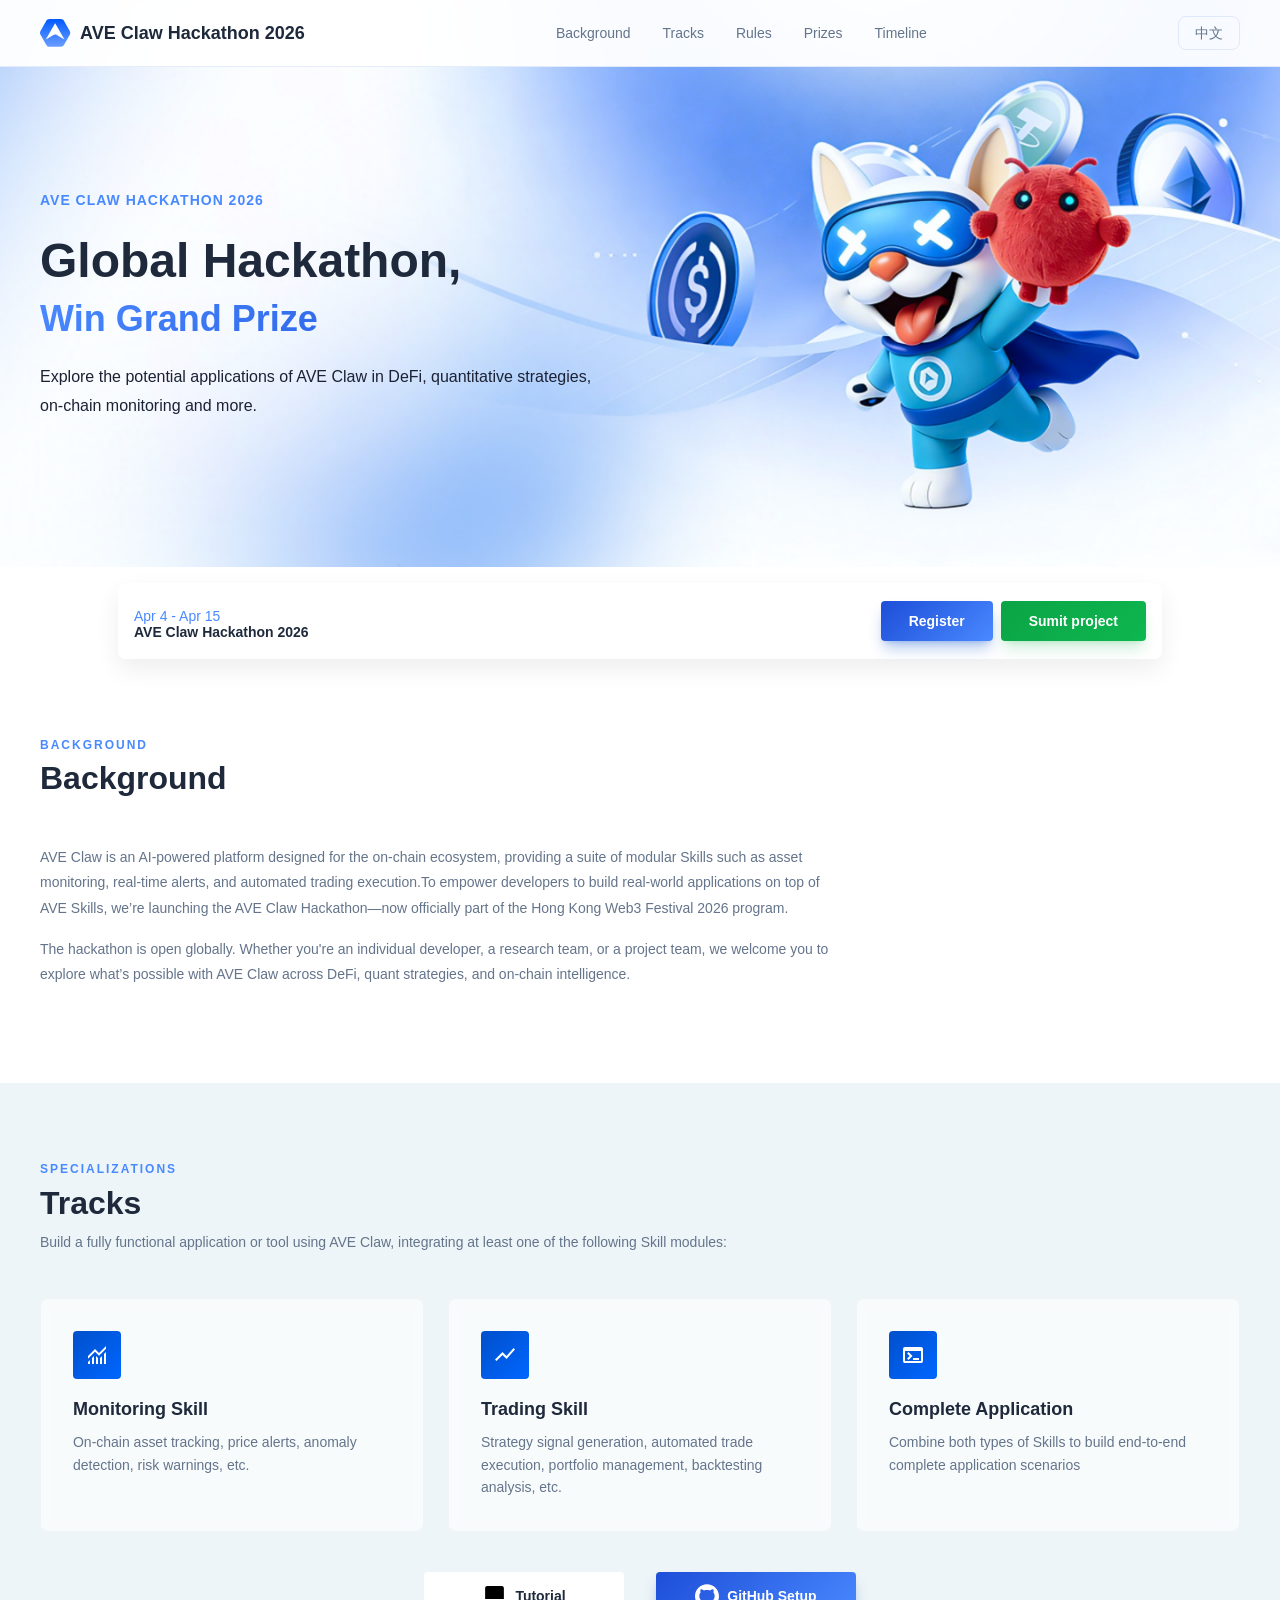
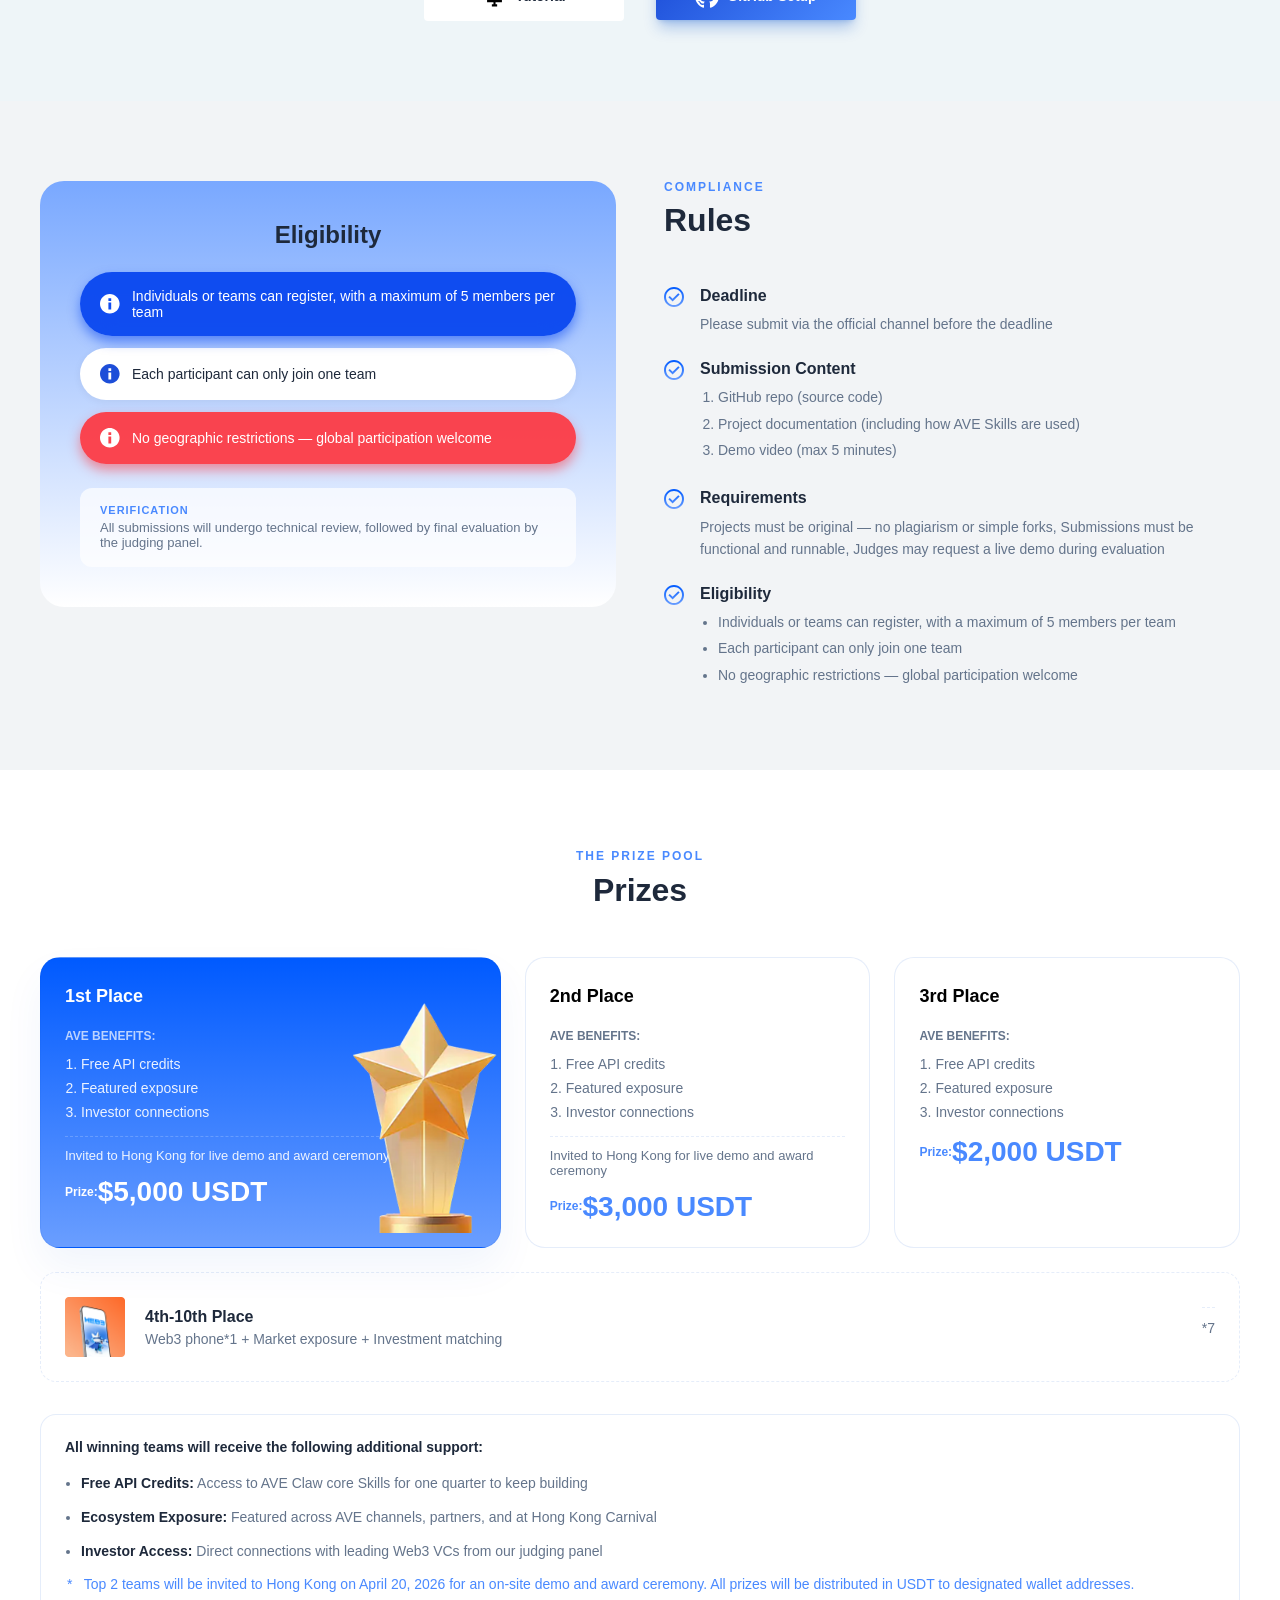
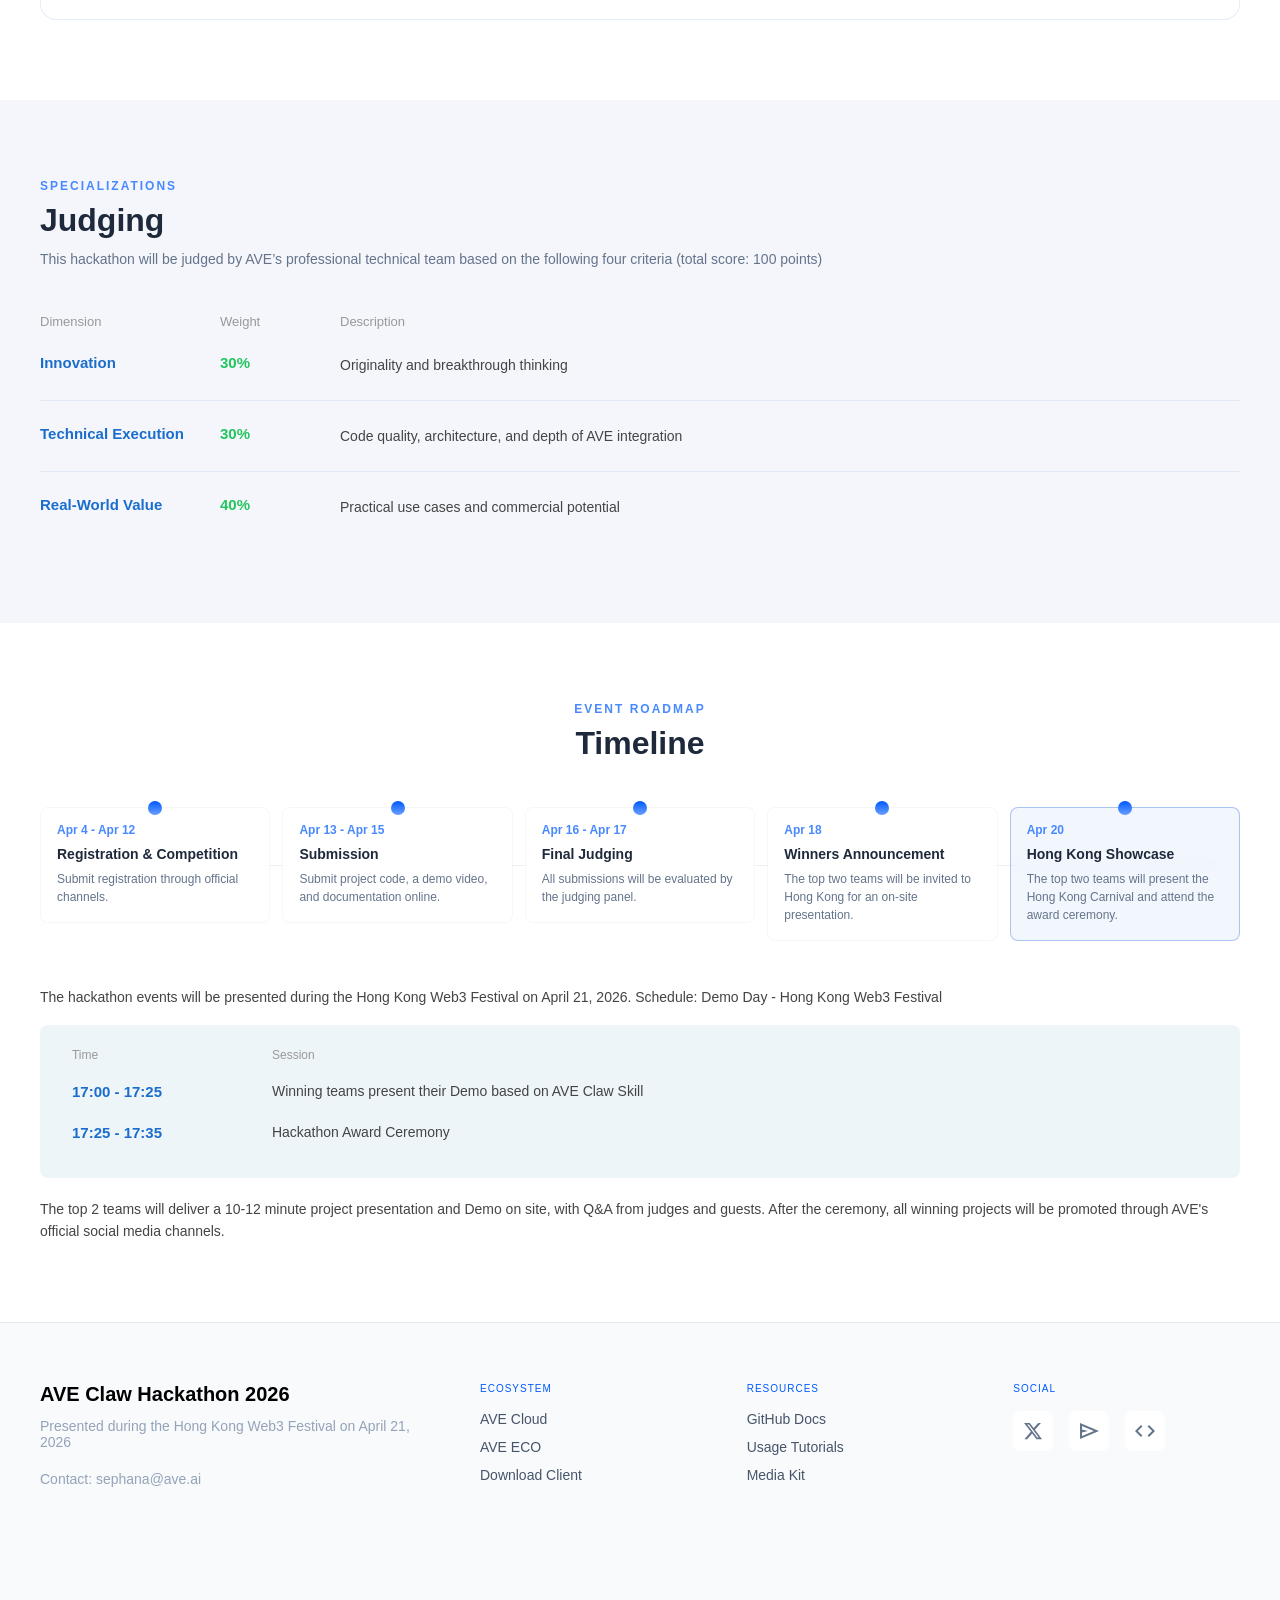
<file: index.html>
<!doctype html><html lang="en"><head><meta charset="UTF-8"><meta name="viewport" content="width=device-width,initial-scale=1"><link rel="icon" href="/favicon.ico"><title>AVE Claw Hackathon 2026</title><meta property="og:type" content="website"/><meta property="og:url" content="https://clawhackathon.aveai.trade/"/><meta property="og:title" content="AVE Claw Hackathon 2026"/><meta property="og:description" content="AVE Claw Hackathon 2026"/><meta property="og:image" content="https://ave.s3.ap-east-1.amazonaws.com/logo/hackathon-og.jpg"/><meta property="og:image:width" content="1200"><meta property="og:image:height" content="600"><meta property="twitter:card" content="summary_large_image"/><meta property="twitter:url" content="https://clawhackathon.aveai.trade/"/><meta property="twitter:title" content="AVE Claw Hackathon 2026"/><meta property="twitter:description" content="AVE Claw Hackathon 2026"/><meta property="twitter:image" content="https://ave.s3.ap-east-1.amazonaws.com/logo/hackathon-og.jpg"/><meta property="fb:app_id" content="1024585522541030"><script type="module" crossorigin src="/assets/index-27f03bd7.js"></script><link rel="stylesheet" href="/assets/index-2526c2f2.css"><script type="module">import.meta.url;import("_").catch(()=>1);async function* g(){};if(location.protocol!="file:"){window.__vite_is_modern_browser=true}</script><script type="module">!function(){if(window.__vite_is_modern_browser)return;console.warn("vite: loading legacy chunks, syntax error above and the same error below should be ignored");var e=document.getElementById("vite-legacy-polyfill"),n=document.createElement("script");n.src=e.src,n.onload=function(){System.import(document.getElementById('vite-legacy-entry').getAttribute('data-src'))},document.body.appendChild(n)}();</script></head><body><div id="app"></div><script>(function() {
      const prefersDark = window.matchMedia && window.matchMedia('(prefers-color-scheme: dark)').matches
      const setting = localStorage.getItem('color-schema') || 'auto'
      if (setting === 'dark' || (prefersDark && setting !== 'light'))
        document.documentElement.classList.toggle('dark', true)
    })()</script><script nomodule>!function(){var e=document,t=e.createElement("script");if(!("noModule"in t)&&"onbeforeload"in t){var n=!1;e.addEventListener("beforeload",(function(e){if(e.target===t)n=!0;else if(!e.target.hasAttribute("nomodule")||!n)return;e.preventDefault()}),!0),t.type="module",t.src=".",e.head.appendChild(t),t.remove()}}();</script><script nomodule crossorigin id="vite-legacy-polyfill" src="/assets/polyfills-legacy-cd53a2f5.js"></script><script nomodule crossorigin id="vite-legacy-entry" data-src="/assets/index-legacy-ee0e3bf0.js">System.import(document.getElementById('vite-legacy-entry').getAttribute('data-src'))</script></body></html>
</file>
<file: assets/index-2526c2f2.css>
*,:before,:after{box-sizing:border-box;border-width:0;border-style:solid;border-color:#e5e7eb}html{line-height:1.5;-webkit-text-size-adjust:100%;-moz-tab-size:4;-o-tab-size:4;tab-size:4;font-family:ui-sans-serif,system-ui,-apple-system,BlinkMacSystemFont,Segoe UI,Roboto,Helvetica Neue,Arial,Noto Sans,sans-serif,"Apple Color Emoji","Segoe UI Emoji",Segoe UI Symbol,"Noto Color Emoji"}body{margin:0;line-height:inherit}hr{height:0;color:inherit;border-top-width:.02667rem}abbr:where([title]){-webkit-text-decoration:underline dotted;text-decoration:underline dotted}h1,h2,h3,h4,h5,h6{font-size:inherit;font-weight:inherit}a{color:inherit;text-decoration:inherit}b,strong{font-weight:bolder}code,kbd,samp,pre{font-family:ui-monospace,SFMono-Regular,Menlo,Monaco,Consolas,Liberation Mono,Courier New,monospace;font-size:1em}small{font-size:80%}sub,sup{font-size:75%;line-height:0;position:relative;vertical-align:baseline}sub{bottom:-.25em}sup{top:-.5em}table{text-indent:0;border-color:inherit;border-collapse:collapse}button,input,optgroup,select,textarea{font-family:inherit;font-feature-settings:inherit;font-variation-settings:inherit;font-size:100%;font-weight:inherit;line-height:inherit;color:inherit;margin:0;padding:0}button,select{text-transform:none}button,[type=button],[type=reset],[type=submit]{-webkit-appearance:button;background-color:transparent;background-image:none}:-moz-focusring{outline:auto}:-moz-ui-invalid{box-shadow:none}progress{vertical-align:baseline}::-webkit-inner-spin-button,::-webkit-outer-spin-button{height:auto}[type=search]{-webkit-appearance:textfield;outline-offset:-.05333rem}::-webkit-search-decoration{-webkit-appearance:none}::-webkit-file-upload-button{-webkit-appearance:button;font:inherit}summary{display:list-item}blockquote,dl,dd,h1,h2,h3,h4,h5,h6,hr,figure,p,pre{margin:0}fieldset{margin:0;padding:0}legend{padding:0}ol,ul,menu{list-style:none;margin:0;padding:0}textarea{resize:vertical}input::-moz-placeholder,textarea::-moz-placeholder{opacity:1;color:#9ca3af}input::placeholder,textarea::placeholder{opacity:1;color:#9ca3af}button,[role=button]{cursor:pointer}:disabled{cursor:default}img,svg,video,canvas,audio,iframe,embed,object{display:block;vertical-align:middle}img,video{max-width:100%;height:auto}[hidden]{display:none}*,:before,:after{--un-rotate:0;--un-rotate-x:0;--un-rotate-y:0;--un-rotate-z:0;--un-scale-x:1;--un-scale-y:1;--un-scale-z:1;--un-skew-x:0;--un-skew-y:0;--un-translate-x:0;--un-translate-y:0;--un-translate-z:0;--un-pan-x: ;--un-pan-y: ;--un-pinch-zoom: ;--un-scroll-snap-strictness:proximity;--un-ordinal: ;--un-slashed-zero: ;--un-numeric-figure: ;--un-numeric-spacing: ;--un-numeric-fraction: ;--un-border-spacing-x:0;--un-border-spacing-y:0;--un-ring-offset-shadow:0 0 rgba(0,0,0,0);--un-ring-shadow:0 0 rgba(0,0,0,0);--un-shadow-inset: ;--un-shadow:0 0 rgba(0,0,0,0);--un-ring-inset: ;--un-ring-offset-width:0;--un-ring-offset-color:#fff;--un-ring-width:0;--un-ring-color:rgba(147,197,253,.5);--un-blur: ;--un-brightness: ;--un-contrast: ;--un-drop-shadow: ;--un-grayscale: ;--un-hue-rotate: ;--un-invert: ;--un-saturate: ;--un-sepia: ;--un-backdrop-blur: ;--un-backdrop-brightness: ;--un-backdrop-contrast: ;--un-backdrop-grayscale: ;--un-backdrop-hue-rotate: ;--un-backdrop-invert: ;--un-backdrop-opacity: ;--un-backdrop-saturate: ;--un-backdrop-sepia: }::backdrop{--un-rotate:0;--un-rotate-x:0;--un-rotate-y:0;--un-rotate-z:0;--un-scale-x:1;--un-scale-y:1;--un-scale-z:1;--un-skew-x:0;--un-skew-y:0;--un-translate-x:0;--un-translate-y:0;--un-translate-z:0;--un-pan-x: ;--un-pan-y: ;--un-pinch-zoom: ;--un-scroll-snap-strictness:proximity;--un-ordinal: ;--un-slashed-zero: ;--un-numeric-figure: ;--un-numeric-spacing: ;--un-numeric-fraction: ;--un-border-spacing-x:0;--un-border-spacing-y:0;--un-ring-offset-shadow:0 0 rgba(0,0,0,0);--un-ring-shadow:0 0 rgba(0,0,0,0);--un-shadow-inset: ;--un-shadow:0 0 rgba(0,0,0,0);--un-ring-inset: ;--un-ring-offset-width:0;--un-ring-offset-color:#fff;--un-ring-width:0;--un-ring-color:rgba(147,197,253,.5);--un-blur: ;--un-brightness: ;--un-contrast: ;--un-drop-shadow: ;--un-grayscale: ;--un-hue-rotate: ;--un-invert: ;--un-saturate: ;--un-sepia: ;--un-backdrop-blur: ;--un-backdrop-brightness: ;--un-backdrop-contrast: ;--un-backdrop-grayscale: ;--un-backdrop-hue-rotate: ;--un-backdrop-invert: ;--un-backdrop-opacity: ;--un-backdrop-saturate: ;--un-backdrop-sepia: }@font-face{font-family:DM Mono;font-style:normal;font-weight:400;font-display:swap;src:url(https://fonts.gstatic.com/s/dmmono/v16/aFTU7PB1QTsUX8KYthSQBLyM.woff2) format("woff2");unicode-range:U+0100-02BA,U+02BD-02C5,U+02C7-02CC,U+02CE-02D7,U+02DD-02FF,U+0304,U+0308,U+0329,U+1D00-1DBF,U+1E00-1E9F,U+1EF2-1EFF,U+2020,U+20A0-20AB,U+20AD-20C0,U+2113,U+2C60-2C7F,U+A720-A7FF}@font-face{font-family:DM Mono;font-style:normal;font-weight:400;font-display:swap;src:url(https://fonts.gstatic.com/s/dmmono/v16/aFTU7PB1QTsUX8KYthqQBA.woff2) format("woff2");unicode-range:U+0000-00FF,U+0131,U+0152-0153,U+02BB-02BC,U+02C6,U+02DA,U+02DC,U+0304,U+0308,U+0329,U+2000-206F,U+20AC,U+2122,U+2191,U+2193,U+2212,U+2215,U+FEFF,U+FFFD}@font-face{font-family:DM Sans;font-style:normal;font-weight:400;font-display:swap;src:url(https://fonts.gstatic.com/s/dmsans/v17/rP2tp2ywxg089UriI5-g4vlH9VoD8CmcqZG40F9JadbnoEwAopxRR232VGM.woff2) format("woff2");unicode-range:U+0100-02BA,U+02BD-02C5,U+02C7-02CC,U+02CE-02D7,U+02DD-02FF,U+0304,U+0308,U+0329,U+1D00-1DBF,U+1E00-1E9F,U+1EF2-1EFF,U+2020,U+20A0-20AB,U+20AD-20C0,U+2113,U+2C60-2C7F,U+A720-A7FF}@font-face{font-family:DM Sans;font-style:normal;font-weight:400;font-display:swap;src:url(https://fonts.gstatic.com/s/dmsans/v17/rP2tp2ywxg089UriI5-g4vlH9VoD8CmcqZG40F9JadbnoEwAopxRSW32.woff2) format("woff2");unicode-range:U+0000-00FF,U+0131,U+0152-0153,U+02BB-02BC,U+02C6,U+02DA,U+02DC,U+0304,U+0308,U+0329,U+2000-206F,U+20AC,U+2122,U+2191,U+2193,U+2212,U+2215,U+FEFF,U+FFFD}@font-face{font-family:"DM Serif Display";font-style:normal;font-weight:400;font-display:swap;src:url(https://fonts.gstatic.com/s/dmserifdisplay/v17/-nFnOHM81r4j6k0gjAW3mujVU2B2G_5x0ujy.woff2) format("woff2");unicode-range:U+0100-02BA,U+02BD-02C5,U+02C7-02CC,U+02CE-02D7,U+02DD-02FF,U+0304,U+0308,U+0329,U+1D00-1DBF,U+1E00-1E9F,U+1EF2-1EFF,U+2020,U+20A0-20AB,U+20AD-20C0,U+2113,U+2C60-2C7F,U+A720-A7FF}@font-face{font-family:"DM Serif Display";font-style:normal;font-weight:400;font-display:swap;src:url(https://fonts.gstatic.com/s/dmserifdisplay/v17/-nFnOHM81r4j6k0gjAW3mujVU2B2G_Bx0g.woff2) format("woff2");unicode-range:U+0000-00FF,U+0131,U+0152-0153,U+02BB-02BC,U+02C6,U+02DA,U+02DC,U+0304,U+0308,U+0329,U+2000-206F,U+20AC,U+2122,U+2191,U+2193,U+2212,U+2215,U+FEFF,U+FFFD}.absolute{position:absolute}.fixed{position:fixed}.relative{position:relative}.bottom-\[0px\]{bottom:0}.right-\[-12px\]{right:-.32rem}.grid{display:grid}.ml-16px{margin-left:.42667rem}.ml-2px{margin-left:.05333rem}.mt-10px{margin-top:.26667rem}.mt-20px{margin-top:.53333rem}.block{display:block}.hidden{display:none}.h1{height:.25rem}.h2{height:.5rem}.h3{height:.75rem}.h4{height:1rem}.w-\[80\%\]{width:80%}.w-50\%{width:50%}.flex{display:flex}.inline-flex{display:inline-flex}.flex-1{flex:1 1 0%}.flex-shrink{flex-shrink:1}.transform{transform:translate(var(--un-translate-x)) translateY(var(--un-translate-y)) translateZ(var(--un-translate-z)) rotate(var(--un-rotate)) rotateX(var(--un-rotate-x)) rotateY(var(--un-rotate-y)) rotate(var(--un-rotate-z)) skew(var(--un-skew-x)) skewY(var(--un-skew-y)) scaleX(var(--un-scale-x)) scaleY(var(--un-scale-y)) scaleZ(var(--un-scale-z))}.list-decimal{list-style-type:decimal}.list-disc{list-style-type:disc}.gap-8px{gap:.21333rem}.border{border-width:.02667rem}.\!pt-0px{padding-top:0!important}.text-12px{font-size:.32rem}.text-14px{font-size:.37333rem}.uppercase{text-transform:uppercase}.backdrop-filter{-webkit-backdrop-filter:var(--un-backdrop-blur) var(--un-backdrop-brightness) var(--un-backdrop-contrast) var(--un-backdrop-grayscale) var(--un-backdrop-hue-rotate) var(--un-backdrop-invert) var(--un-backdrop-opacity) var(--un-backdrop-saturate) var(--un-backdrop-sepia);backdrop-filter:var(--un-backdrop-blur) var(--un-backdrop-brightness) var(--un-backdrop-contrast) var(--un-backdrop-grayscale) var(--un-backdrop-hue-rotate) var(--un-backdrop-invert) var(--un-backdrop-opacity) var(--un-backdrop-saturate) var(--un-backdrop-sepia)}.transition{transition-property:color,background-color,border-color,outline-color,text-decoration-color,fill,stroke,opacity,box-shadow,transform,filter,-webkit-backdrop-filter;transition-property:color,background-color,border-color,outline-color,text-decoration-color,fill,stroke,opacity,box-shadow,transform,filter,backdrop-filter;transition-property:color,background-color,border-color,outline-color,text-decoration-color,fill,stroke,opacity,box-shadow,transform,filter,backdrop-filter,-webkit-backdrop-filter;transition-timing-function:cubic-bezier(.4,0,.2,1);transition-duration:.15s}.ease{transition-timing-function:cubic-bezier(.4,0,.2,1)}.hackathon-page[data-v-7832137b]{overflow:hidden;min-height:100vh}.hackathon-header[data-v-7832137b]{position:fixed;top:0;left:0;right:0;background:rgba(255,255,255,.95);-webkit-backdrop-filter:blur(.26667rem);backdrop-filter:blur(.26667rem);z-index:1000;border-bottom:.02667rem solid rgba(0,80,203,.1)}.header-inner[data-v-7832137b]{max-width:32rem;margin:0 auto;padding:.42667rem 0;display:flex;justify-content:space-between;align-items:center}.logo[data-v-7832137b]{display:flex;align-items:center;gap:.21333rem;font-weight:700;font-size:.48rem;color:#1e293b}.logo-icon[data-v-7832137b]{width:.85333rem;height:.85333rem;border-radius:.21333rem;display:flex;align-items:center;justify-content:center;color:#fff;font-size:.37333rem}.nav[data-v-7832137b]{display:flex;gap:.85333rem;align-items:center}.nav-link[data-v-7832137b]{color:#64748b;text-decoration:none;font-size:.37333rem;font-weight:500;transition:color .3s}.nav-link[data-v-7832137b]:hover{color:#4989ff}.header-actions[data-v-7832137b]{display:flex;align-items:center;gap:.42667rem}.lang-switch[data-v-7832137b]{background:transparent;border:.02667rem solid rgba(0,80,203,.1);padding:.21333rem .42667rem;border-radius:.21333rem;cursor:pointer;font-size:.37333rem;font-weight:500;color:#64748b;transition:all .3s}.lang-switch[data-v-7832137b]:hover{border-color:#4989ff;color:#4989ff}.btn-primary[data-v-7832137b]{background:linear-gradient(135deg,#1D4ED8 0%,#4989FF 100%);color:#fff;padding:.32rem .74667rem;text-decoration:none;font-size:.37333rem;font-weight:600;transition:all .2s;border:none;cursor:pointer;display:inline-flex;align-items:center;justify-content:center;gap:.21333rem;border-radius:.10667rem;box-shadow:0 .26667rem .4rem -.08rem rgba(0,80,203,.3),0 .10667rem .16rem -.10667rem rgba(0,80,203,.3)}.btn-green[data-v-7832137b]{background:linear-gradient(135deg,#0BA446 0%,#0EB74F 100%);box-shadow:0 .26667rem .4rem -.08rem rgba(12,168,72,.2),0 .10667rem .16rem -.10667rem rgba(12,168,72,.2)}.color-primary[data-v-7832137b]{color:#4989ff!important}.btn-primary[data-v-7832137b]:hover{transform:translateY(-.05333rem);box-shadow:0 .10667rem .32rem rgba(37,99,235,.3)}.btn-secondary[data-v-7832137b]{background:white;color:#1e293b;padding:.32rem .74667rem;border-radius:.10667rem;text-decoration:none;font-size:.37333rem;font-weight:600;transition:all .2s;cursor:pointer;display:inline-flex;align-items:center;gap:.21333rem}.btn-secondary[data-v-7832137b]:hover{border-color:#4989ff;color:#4989ff}.btn-small[data-v-7832137b]{padding:.21333rem .53333rem;font-size:.34667rem}.hero-section[data-v-7832137b]{background:#fff;padding:3.2rem .64rem .53333rem;position:relative;overflow:hidden;background:url(/assets/main-bg-5c018ec1.jpg) right top no-repeat;background-size:100%}.hero-inner[data-v-7832137b]{max-width:32rem;margin:0 auto;display:grid;grid-template-columns:1fr 1fr;gap:1.6rem;align-items:center;position:relative;z-index:1;background-size:contain;padding:1.06667rem 0 4rem}.hero-badge[data-v-7832137b]{display:inline-flex;align-items:center;color:#4989ff;font-size:.37333rem;font-weight:600;margin-bottom:.64rem;margin-top:.85333rem;text-transform:uppercase;letter-spacing:.02667rem}.hero-title[data-v-7832137b]{font-size:1.28rem;font-weight:700;line-height:1.2;margin-bottom:.21333rem;color:#1e293b}.hero-subtitle[data-v-7832137b]{font-size:.96rem;font-weight:700;background:linear-gradient(135deg,#4989FF 0%,#1D4ED8 100%);-webkit-background-clip:text;-webkit-text-fill-color:transparent;background-clip:text;margin-bottom:.64rem}.hero-desc[data-v-7832137b]{font-size:.42667rem;color:#1c2133;margin-bottom:.85333rem;line-height:1.8}.hero-buttons[data-v-7832137b]{display:flex;gap:.42667rem}.hero-image[data-v-7832137b]{position:relative;display:flex;justify-content:center;align-items:center}.hero-mascot[data-v-7832137b]{width:100%;max-width:12rem;height:10.13333rem;position:relative;display:flex;align-items:center;justify-content:center}.event-bar-wrapper[data-v-7832137b]{position:relative}.event-bar-wrapper.is-fixed[data-v-7832137b]{height:2.02667rem;padding:.53333rem .64rem;box-sizing:content-box}.event-bar[data-v-7832137b]{padding:.53333rem .64rem;top:-1.6rem;z-index:222;position:relative}.event-bar-fixed[data-v-7832137b]{position:fixed;bottom:0;left:0;right:0;top:auto;padding:.42667rem .64rem;background:rgba(255,255,255,.2);-webkit-backdrop-filter:blur(.26667rem);backdrop-filter:blur(.26667rem);box-shadow:0 -.10667rem .53333rem rgba(0,0,0,.1);z-index:999}.event-bar-fixed .event-bar-inner[data-v-7832137b]{max-width:32rem;width:100%;height:1.97333rem;min-height:1.49333rem}.event-bar-inner[data-v-7832137b]{max-width:29.33333rem;margin:0 auto;display:flex;width:27.84rem;height:2.02667rem;padding:0 .42667rem;justify-content:space-between;align-items:center;border-radius:.21333rem;background:rgba(255,255,255,.7);box-shadow:0 .26667rem .66667rem rgba(0,0,0,.07);-webkit-backdrop-filter:blur(.53333rem);backdrop-filter:blur(.53333rem)}.event-info[data-v-7832137b]{margin-top:.21333rem}.event-date[data-v-7832137b]{font-size:.37333rem}.event-name[data-v-7832137b]{font-size:.37333rem;color:#1e293b;font-weight:600}.section[data-v-7832137b]{padding:2.13333rem .64rem}.section-inner[data-v-7832137b]{max-width:32rem;margin:0 auto}.section-header[data-v-7832137b]{margin-bottom:1.28rem}.section-header.center[data-v-7832137b]{text-align:center}.section-label[data-v-7832137b]{font-size:.32rem;font-weight:600;color:#4989ff;text-transform:uppercase;letter-spacing:.05333rem;margin-bottom:.21333rem}.section-title[data-v-7832137b]{font-size:.85333rem;font-weight:700;color:#1e293b}.section-desc[data-v-7832137b]{font-size:.37333rem;color:#64748b;margin-top:.32rem}.bg-section[data-v-7832137b]{background:white}.bg-content[data-v-7832137b]{max-width:21.33333rem}.bg-content p[data-v-7832137b]{color:#64748b;line-height:1.8;margin-bottom:.42667rem}.skills-section[data-v-7832137b]{background:#EEF5F8}.skills-grid[data-v-7832137b]{display:grid;grid-template-columns:repeat(3,1fr);gap:.64rem}.skill-card[data-v-7832137b]{background:white;padding:.85333rem;border-radius:.21333rem;border:.02667rem solid rgba(194,198,216,.15);background:rgba(255,255,255,.6);-webkit-backdrop-filter:blur(.16rem);backdrop-filter:blur(.16rem);transition:all .3s}.skill-card[data-v-7832137b]:hover{transform:translateY(-.10667rem);box-shadow:0 .32rem 1.06667rem rgba(0,0,0,.08);border-color:#4989ff}.skill-icon[data-v-7832137b]{width:1.28rem;height:1.28rem;border-radius:.10667rem;background:linear-gradient(135deg,#0050CB 0%,#06F 100%);display:flex;align-items:center;justify-content:center;font-size:.74667rem;margin-bottom:.53333rem}.skill-title[data-v-7832137b]{font-size:.48rem;font-weight:600;margin-bottom:.32rem;color:#1e293b}.skill-desc[data-v-7832137b]{font-size:.37333rem;color:#64748b;line-height:1.6}.skills-buttons[data-v-7832137b]{display:flex;gap:.85333rem;margin-top:1.06667rem;justify-content:center;align-items:center}.skills-buttons a[data-v-7832137b]{width:5.33333rem;justify-content:center}.rules-section[data-v-7832137b]{background:#F2F4F6}.rules-grid[data-v-7832137b]{display:grid;grid-template-columns:1fr 1fr;gap:1.28rem;align-items:start}.rules-visual[data-v-7832137b]{background:linear-gradient(180deg,#79A8FF 0%,#FFF 100%);border-radius:.64rem;padding:1.06667rem;position:relative}.rules-visual-title[data-v-7832137b]{font-size:.64rem;font-weight:700;margin-bottom:.64rem;text-align:center;color:#1e293b}.qualification-list[data-v-7832137b]{margin-bottom:.64rem}.qualification-item[data-v-7832137b]{background:white;border-radius:3.46667rem;padding:.42667rem .53333rem;margin-bottom:.32rem;display:flex;align-items:center;gap:.32rem;box-shadow:0 .05333rem .21333rem rgba(0,0,0,.05)}.qualification-item.blue[data-v-7832137b]{background:rgba(0,64,239,.9);box-shadow:0 .16rem .32rem rgba(0,64,239,.5);-webkit-backdrop-filter:blur(.42667rem);backdrop-filter:blur(.42667rem)}.qualification-item.red[data-v-7832137b]{background:rgba(255,52,60,.9);box-shadow:0 .16rem .32rem rgba(255,52,60,.5)}.qualification-item.red .qualification-text[data-v-7832137b],.qualification-item.blue .qualification-text[data-v-7832137b],.qualification-item.red .qualification-icon[data-v-7832137b],.qualification-item.blue .qualification-icon[data-v-7832137b]{color:#fff}.qualification-icon[data-v-7832137b]{border-radius:50%;display:flex;align-items:center;justify-content:center;color:#1d4ed8;font-size:.32rem;flex-shrink:0}.qualification-text[data-v-7832137b]{font-size:.37333rem;font-weight:500;color:#1e293b}.verification-box[data-v-7832137b]{background:rgba(255,255,255,.7);border-radius:.32rem;padding:.42667rem .53333rem}.v-label[data-v-7832137b]{font-size:.29333rem;font-weight:600;color:#4989ff;margin-bottom:.10667rem;letter-spacing:.02667rem}.verification-box p[data-v-7832137b]{font-size:.34667rem;color:#64748b}.rules-content[data-v-7832137b]{padding-top:0}.rules-list[data-v-7832137b]{display:flex;flex-direction:column;gap:.64rem}.rule-item[data-v-7832137b]{display:flex;gap:.42667rem}.rule-icon[data-v-7832137b]{font-size:.48rem;flex-shrink:0}.rule-content h4[data-v-7832137b]{font-size:.42667rem;font-weight:600;margin-bottom:.21333rem;color:#1e293b}.rule-content p[data-v-7832137b],.rule-content ul[data-v-7832137b]{font-size:.37333rem;color:#64748b;line-height:1.6}.rule-content ul[data-v-7832137b]{padding-left:.48rem}.rule-content li[data-v-7832137b]{margin-bottom:.10667rem}.prizes-section[data-v-7832137b]{background:#fff}.prizes-grid[data-v-7832137b]{display:grid;grid-template-columns:4fr 3fr 3fr;gap:.64rem;margin-bottom:.64rem}.prize-card[data-v-7832137b]{background:white;border-radius:.53333rem;overflow:hidden;border:.02667rem solid rgba(0,80,203,.1);transition:all .3s}.prize-card[data-v-7832137b]:hover{transform:translateY(-.10667rem);box-shadow:0 .42667rem 1.28rem rgba(0,0,0,.1)}.prize-card.first[data-v-7832137b]{background:linear-gradient(135deg,#4989FF 0%,#1D4ED8 100%);color:#fff;background:var(--231, linear-gradient(180deg, #005AFF 0%, #6A9EFF 100%));box-shadow:0 .53333rem 1.06667rem rgba(0,80,203,.06)}.prize-card.first .prize-label[data-v-7832137b]{color:rgba(255,255,255,.7)}.prize-card.first .prize-benefits li[data-v-7832137b]{color:rgba(255,255,255,.9)}.prize-card.first .prize-benefits li[data-v-7832137b]:before{color:rgba(255,255,255,.8)}.prize-card.first .prize-extra[data-v-7832137b]{color:rgba(255,255,255,.9)}.prize-card.first .prize-amount[data-v-7832137b]{color:#fff}.prize-header[data-v-7832137b]{padding:.74667rem .32rem 0 .64rem;display:flex;align-items:center;gap:.32rem}.prize-rank[data-v-7832137b]{width:1.06667rem;height:1.06667rem;background:rgba(37,99,235,.1);border-radius:50%;display:flex;align-items:center;justify-content:center;font-size:.53333rem}.prize-card.first .prize-rank[data-v-7832137b]{background:rgba(255,255,255,.2)}.prize-title[data-v-7832137b]{font-size:.48rem;font-weight:700}.prize-body[data-v-7832137b]{padding:.64rem}.prize-label[data-v-7832137b]{font-size:.32rem;font-weight:600;color:#64748b;margin-bottom:.32rem;text-transform:uppercase}.prize-benefits[data-v-7832137b]{margin-bottom:.42667rem}.prize-benefits li[data-v-7832137b]{font-size:.37333rem;color:#64748b;margin-bottom:.21333rem;gap:.21333rem}.prize-extra[data-v-7832137b]{font-size:.34667rem;color:#64748b;margin-bottom:.32rem;padding-top:.32rem;border-top:.02667rem dashed rgba(0,80,203,.1)}.prize-card.first .prize-extra[data-v-7832137b]{border-top-color:rgba(255,255,255,.2)}.prize-amount[data-v-7832137b]{font-size:.74667rem;font-weight:700;color:#4989ff;display:flex;align-items:center}.prize-other[data-v-7832137b]{margin-bottom:.85333rem}.prize-other-card[data-v-7832137b]{background:white;border-radius:.42667rem;padding:.64rem;display:flex;align-items:center;gap:.53333rem;border:.05333rem dashed rgba(0,80,203,.1);justify-content:space-between}.prize-other-card .card[data-v-7832137b]{display:flex;align-items:center;gap:.53333rem}.prize-other-extra[data-v-7832137b]{font-size:.37333rem;color:#64748b;margin-bottom:.32rem;padding-top:.32rem;border-top:.02667rem dashed rgba(0,80,203,.1)}.prize-other-icon[data-v-7832137b]{width:1.6rem;height:1.6rem;background:linear-gradient(135deg,#FEF3C7 0%,#FDE68A 100%);border-radius:.42667rem;display:flex;align-items:center;justify-content:center;font-size:.85333rem}.prize-other-icon img[data-v-7832137b]{width:100%;height:100%;border-radius:.05333rem;margin:.05333rem}.prize-other-content h4[data-v-7832137b]{font-size:.42667rem;font-weight:600;margin-bottom:.10667rem;color:#1e293b}.prize-other-content p[data-v-7832137b]{font-size:.37333rem;color:#64748b}.prizes-extra[data-v-7832137b]{background:white;border-radius:.42667rem;padding:.64rem;border:.02667rem solid rgba(0,80,203,.1)}.prizes-extra h4[data-v-7832137b]{font-size:.37333rem;font-weight:600;margin-bottom:.42667rem;color:#1e293b}.prizes-extra ul[data-v-7832137b]{display:flex;flex-direction:column;gap:.32rem}.prizes-extra li[data-v-7832137b]{font-size:.37333rem;color:#64748b;line-height:1.6}.prizes-extra li strong[data-v-7832137b]{color:#1e293b;font-weight:600}.scoring-section[data-v-7832137b]{background:#f4f6fb}.scoring-table[data-v-7832137b]{margin-top:.85333rem}.scoring-header[data-v-7832137b]{display:grid;grid-template-columns:4.8rem 3.2rem 1fr;padding:0;color:#999;font-size:.34667rem}.scoring-row[data-v-7832137b]{display:grid;grid-template-columns:4.8rem 3.2rem 1fr;padding:.64rem 0;border-bottom:.02667rem solid rgba(0,80,203,.08);align-items:start}.scoring-row[data-v-7832137b]:last-child{border-bottom:none}.scoring-name[data-v-7832137b]{color:#1a6dcc;font-weight:600;font-size:.4rem}.scoring-weight[data-v-7832137b]{color:#22c55e;font-weight:700;font-size:.4rem}.scoring-desc[data-v-7832137b]{color:#444;font-size:.37333rem;line-height:1.6}.demo-day[data-v-7832137b]{margin-top:1.28rem}.demo-day-title[data-v-7832137b]{font-size:.37333rem;color:#444;margin-bottom:.53333rem}.demo-day-table[data-v-7832137b]{background:#EEF5F8;border-radius:.21333rem;padding:.64rem .85333rem;margin-bottom:.53333rem}.demo-day-header[data-v-7832137b]{display:grid;grid-template-columns:5.33333rem 1fr;padding-bottom:.10667rem;color:#999;font-size:.32rem;margin-bottom:.10667rem}.demo-day-row[data-v-7832137b]{display:grid;grid-template-columns:5.33333rem 1fr;padding:.32rem 0;align-items:start}.demo-day-time[data-v-7832137b]{color:#1a6dcc;font-weight:600;font-size:.4rem}.demo-day-desc[data-v-7832137b]{color:#444;font-size:.37333rem}.demo-day-note[data-v-7832137b]{font-size:.37333rem;color:#444;line-height:1.6}.timeline-section[data-v-7832137b]{background:white}.timeline[data-v-7832137b]{display:flex;justify-content:space-between;gap:.32rem;position:relative;padding-top:.85333rem}.timeline[data-v-7832137b]:before{content:"";position:absolute;top:1.49333rem;left:.64rem;right:.64rem;height:.02667rem;background:rgba(194,198,216,.3);z-index:0}.timeline-item[data-v-7832137b]{flex:1;position:relative;z-index:1;display:flex;flex-direction:column;align-items:center;margin-top:-1.06667rem}.timeline-item.highlight .timeline-content[data-v-7832137b]{padding:.42667rem;border-radius:.21333rem;border:.02667rem solid rgba(194,198,216,.15);background:rgba(255,255,255,.6);-webkit-backdrop-filter:blur(.16rem);backdrop-filter:blur(.16rem);margin-top:-.21333rem}.timeline-item.active .timeline-content[data-v-7832137b]{border:.02667rem solid rgba(0,80,203,.3);background:rgba(0,80,203,.05);border-radius:.21333rem}.timeline-number[data-v-7832137b]{background:var(--231, linear-gradient(180deg, #005AFF 0%, #6A9EFF 100%));width:.37333rem;height:.37333rem;border-radius:50%;text-align:center;text-indent:-26.66667rem;overflow:hidden;display:flex;align-items:center;justify-content:center;font-size:.37333rem;font-weight:700;color:#4989ff;margin-bottom:.42667rem;position:relative;z-index:1;margin-bottom:0}.timeline-content[data-v-7832137b]{width:100%}.timeline-date[data-v-7832137b]{font-size:.32rem;color:#4989ff;font-weight:600;margin-bottom:.10667rem}.timeline-content h4[data-v-7832137b]{font-size:.37333rem;font-weight:600;margin-top:.21333rem;margin-bottom:.21333rem;color:#1e293b}.timeline-content p[data-v-7832137b]{font-size:.32rem;color:#64748b;line-height:1.5}.hackathon-footer[data-v-7832137b]{border-top:.02667rem solid #E2E8F0;background:#F8FAFC;padding:1.6rem .64rem 3.73333rem}.footer-inner[data-v-7832137b]{max-width:32rem;margin:0 auto;display:grid;grid-template-columns:1fr 2fr;gap:1.6rem}.footer-brand h3[data-v-7832137b]{font-size:.53333rem;font-weight:700;margin-bottom:.32rem}.footer-brand p[data-v-7832137b]{font-size:.37333rem;color:#94a3b8}.footer-links[data-v-7832137b]{display:grid;grid-template-columns:repeat(3,1fr);gap:1.06667rem}.footer-links-mob[data-v-7832137b]{display:none}.footer-column h4[data-v-7832137b]{font-size:.26667rem;font-weight:400;color:#005aff;text-transform:uppercase;letter-spacing:.02667rem;margin-bottom:.42667rem}.footer-column a[data-v-7832137b]{display:block;color:#475569;text-decoration:none;font-size:.37333rem;margin-bottom:.32rem;transition:color .3s}.footer-column a[data-v-7832137b]:hover{color:#005aff}.social-links[data-v-7832137b]{display:flex;gap:.42667rem}.social-links a[data-v-7832137b]{text-align:center}.social-links a span[data-v-7832137b]{display:none}.social-links a div[data-v-7832137b]{width:1.06667rem;height:1.06667rem;background:rgb(255,255,255);border-radius:.21333rem;display:flex;align-items:center;justify-content:center;font-size:.48rem;margin-bottom:0}.mobile-nav-overlay[data-v-7832137b]{position:fixed;top:0;left:0;right:0;bottom:0;background:rgba(0,0,0,.5);z-index:1001}.mobile-nav[data-v-7832137b]{position:fixed;top:0;right:-7.46667rem;width:7.46667rem;height:100vh;background:white;padding:.64rem;z-index:1002;transition:right .3s ease;display:flex;flex-direction:column}.mobile-nav.open[data-v-7832137b]{right:0;box-shadow:-.10667rem 0 .53333rem rgba(0,0,0,.1)}.mobile-nav-link[data-v-7832137b]{display:block;padding:.42667rem 0;color:#1e293b;text-decoration:none;font-size:.42667rem;font-weight:500;border-bottom:.02667rem solid rgba(0,80,203,.1);transition:color .3s}.mobile-nav-link[data-v-7832137b]:hover{color:#4989ff}.mobile-nav-footer[data-v-7832137b]{margin-top:auto;padding-top:.64rem;display:flex;flex-direction:column;gap:.32rem}.mobile-nav-footer .lang-switch[data-v-7832137b]{width:100%;text-align:center}.mobile-nav-footer .btn-primary[data-v-7832137b]{width:100%;justify-content:center}.menu-toggle[data-v-7832137b]{display:none}@media (max-width: 1024px){.event-bar[data-v-7832137b],#background[data-v-7832137b],.section-desc[data-v-7832137b],.skills-buttons[data-v-7832137b]{display:none}.scoring-section .section-desc[data-v-7832137b]{display:block;text-align:center;margin-bottom:.53333rem}.hero-inner[data-v-7832137b]{padding-top:.26667rem}.hero-section[data-v-7832137b]{background:url(/assets/mob-bg-6165335e.jpg) right top no-repeat;background-size:100%;margin-top:1.6rem;text-align:left;padding-bottom:6rem!important}.hero-badge[data-v-7832137b]{background:none;margin-bottom:.21333rem;padding:0;margin-top:0}.hero-inner[data-v-7832137b]{background:none;grid-template-columns:1fr}.section-label[data-v-7832137b],.section-title[data-v-7832137b]{text-align:center}.prize-amount[data-v-7832137b]{font-size:.53333rem}.hero-content[data-v-7832137b]{order:2}.hero-image[data-v-7832137b]{order:1}.hero-mascot[data-v-7832137b]{max-width:8.53333rem;height:7.46667rem}.prize-other-card[data-v-7832137b]{flex-direction:column;text-align:center;gap:.05333rem}.card[data-v-7832137b]{flex-direction:column;text-align:center}.skills-grid[data-v-7832137b]{grid-template-columns:repeat(2,1fr)}.rules-grid[data-v-7832137b]{grid-template-columns:1fr}.extra-li[data-v-7832137b]{margin-left:.42667rem}.prizes-grid[data-v-7832137b]{grid-template-columns:1fr}.scoring-header[data-v-7832137b],.scoring-row[data-v-7832137b]{grid-template-columns:2.66667rem 1.86667rem 1fr}.scoring-name[data-v-7832137b],.scoring-weight[data-v-7832137b],.scoring-desc[data-v-7832137b]{font-size:.34667rem}.demo-day-table[data-v-7832137b]{padding:.42667rem .53333rem}.demo-day-header[data-v-7832137b],.demo-day-row[data-v-7832137b]{grid-template-columns:2.66667rem 1fr}.demo-day-time[data-v-7832137b],.demo-day-desc[data-v-7832137b]{font-size:.34667rem}.timeline[data-v-7832137b]{flex-direction:column;gap:.64rem;padding-top:0}.timeline[data-v-7832137b]:before{display:none}.timeline-section[data-v-7832137b]{background:#F8FAFC;padding-top:.21333rem!important}.timeline-item[data-v-7832137b]{text-align:left;display:flex;gap:.42667rem;flex-direction:row;align-items:flex-start;padding:.42667rem;background:#F8FAFC;border-radius:.32rem;border:.02667rem solid #E2E8F0}.timeline-item.highlight[data-v-7832137b]{border-radius:.21333rem;border:.02667rem solid rgba(194,198,216,.15);background:rgba(255,255,255,.6);-webkit-backdrop-filter:blur(.16rem);backdrop-filter:blur(.16rem);margin-top:0}.timeline-number[data-v-7832137b]{margin:0;flex-shrink:0;width:1.17333rem;height:1.17333rem;font-size:.37333rem;text-indent:0%;border-radius:.32rem;border:none!important}.timeline-item.highlight .timeline-number[data-v-7832137b]{background:rgba(0,80,203,.1);color:#4989ff}.timeline-content[data-v-7832137b]{flex:1;border:none!important;padding:.26667rem 0 .21333rem!important;background:#fff!important}.timeline-date[data-v-7832137b]{font-size:.29333rem;color:#4989ff;font-weight:600;margin-bottom:.10667rem}.timeline-content h4[data-v-7832137b]{font-size:.42667rem;font-weight:600;color:#1e293b;margin-bottom:.10667rem}.timeline-content p[data-v-7832137b]{font-size:.34667rem;color:#64748b;line-height:1.5}.footer-column[data-v-7832137b]{padding-bottom:2.13333rem;margin-left:.90667rem}.footer-inner[data-v-7832137b]{grid-template-columns:1fr;gap:1.06667rem}.footer-brand[data-v-7832137b]{text-align:center}.footer-links[data-v-7832137b]{grid-template-columns:repeat(2,1fr);display:none}.footer-links-mob[data-v-7832137b]{display:grid;grid-template-columns:repeat(2,1fr);color:#94a3b8}.mob-item[data-v-7832137b]{display:flex;flex-direction:column;align-items:center;gap:.42667rem;margin-bottom:1.44rem;font-size:.37333rem}.mob-item div[data-v-7832137b]{background:white;border-radius:.21333rem;display:flex;width:1.33333rem;align-items:center;height:1.33333rem;justify-content:center}.mob-opt[data-v-7832137b]{background:white;position:fixed;width:100%;bottom:0;right:0;display:flex;justify-content:center;align-items:center;z-index:999;padding:.42667rem}.mob-opt .event-info[data-v-7832137b]{display:flex;align-items:center;flex-direction:column;gap:.10667rem;margin:.26667rem;flex:1}.mob-opt .event-date[data-v-7832137b]{font-size:.26667rem}.mob-opt .btn-primary[data-v-7832137b]{width:40%;flex:1;margin:.10667rem .21333rem;height:1.12rem}}@media (max-width: 768px){.header-inner[data-v-7832137b]{padding:.32rem .42667rem}.nav[data-v-7832137b]{display:none}.menu-toggle[data-v-7832137b]{width:1.06667rem;height:1.06667rem;background:transparent;border:none;cursor:pointer;padding:.21333rem;display:flex;align-items:center;justify-content:center}.menu-icon[data-v-7832137b]{width:.64rem;height:.48rem;position:relative;display:flex;flex-direction:column;justify-content:space-between}.menu-icon span[data-v-7832137b]{display:block;width:100%;height:.05333rem;background:#1E293B;border-radius:.05333rem;transition:all .3s ease;transform-origin:center}.menu-icon.open span[data-v-7832137b]:nth-child(1){transform:rotate(45deg) translate(.13333rem,.13333rem)}.menu-icon.open span[data-v-7832137b]:nth-child(2){opacity:0}.menu-icon.open span[data-v-7832137b]:nth-child(3){transform:rotate(-45deg) translate(.13333rem,-.13333rem)}.hero-section[data-v-7832137b]{padding:0 .42667rem 1.6rem}.hero-title[data-v-7832137b],.hero-subtitle[data-v-7832137b]{font-size:.74667rem;margin-bottom:.10667rem}.section[data-v-7832137b]{padding:1.6rem .42667rem}.section-title[data-v-7832137b]{font-size:.85333rem}.rules-list[data-v-7832137b]{padding-left:.21333rem}.skills-grid[data-v-7832137b]{grid-template-columns:1fr}.skills-buttons[data-v-7832137b]{flex-direction:column}.event-bar-inner[data-v-7832137b]{flex-direction:column;gap:.32rem;align-items:flex-start;width:100%;padding:.32rem .42667rem .32rem .53333rem;box-sizing:border-box}.rules-visual[data-v-7832137b]{padding:.64rem}.footer-links[data-v-7832137b]{grid-template-columns:1fr}}html,body{margin:0;padding:0;line-height:1.15;font-family:Poppins-Regular,Haas Grot Text R,PingFangSC-Regular,Helvetica Neue,Microsoft YaHei,微软雅黑,Arial,sans-serif}*{box-sizing:border-box}img{display:inline-block}#app{min-height:100vh;margin:0;padding:0}:root{--van-primary-color: #3f80f7}.popup-container.popup-container{background-color:#fff;padding:.4rem;width:90%;min-height:50vh}.popup-title{font-size:.42667rem;text-align:center;margin-top:.13333rem}.clickable{cursor:pointer}.clickable:active{opacity:.5}.color-\#6adff5{font-weight:600}:root,:host{--van-black: #000;--van-white: #fff;--van-gray-1: #f7f8fa;--van-gray-2: #f2f3f5;--van-gray-3: #ebedf0;--van-gray-4: #dcdee0;--van-gray-5: #c8c9cc;--van-gray-6: #969799;--van-gray-7: #646566;--van-gray-8: #323233;--van-red: #ee0a24;--van-blue: #1989fa;--van-orange: #ff976a;--van-orange-dark: #ed6a0c;--van-orange-light: #fffbe8;--van-green: #07c160;--van-gradient-red: linear-gradient(to right, #ff6034, #ee0a24);--van-gradient-orange: linear-gradient(to right, #ffd01e, #ff8917);--van-primary-color: var(--van-blue);--van-success-color: var(--van-green);--van-danger-color: var(--van-red);--van-warning-color: var(--van-orange);--van-text-color: var(--van-gray-8);--van-text-color-2: var(--van-gray-6);--van-text-color-3: var(--van-gray-5);--van-active-color: var(--van-gray-2);--van-active-opacity: .6;--van-disabled-opacity: .5;--van-background: var(--van-gray-1);--van-background-2: var(--van-white);--van-background-3: var(--van-white);--van-padding-base: .10667rem;--van-padding-xs: .21333rem;--van-padding-sm: .32rem;--van-padding-md: .42667rem;--van-padding-lg: .64rem;--van-padding-xl: .85333rem;--van-font-bold: 600;--van-font-size-xs: .26667rem;--van-font-size-sm: .32rem;--van-font-size-md: .37333rem;--van-font-size-lg: .42667rem;--van-line-height-xs: .37333rem;--van-line-height-sm: .48rem;--van-line-height-md: .53333rem;--van-line-height-lg: .58667rem;--van-base-font: -apple-system, BlinkMacSystemFont, "Helvetica Neue", Helvetica, Segoe UI, Arial, Roboto, "PingFang SC", "miui", "Hiragino Sans GB", "Microsoft Yahei", sans-serif;--van-price-font: avenir-heavy, "PingFang SC", helvetica neue, arial, sans-serif;--van-duration-base: .3s;--van-duration-fast: .2s;--van-ease-out: ease-out;--van-ease-in: ease-in;--van-border-color: var(--van-gray-3);--van-border-width: .02667rem;--van-radius-sm: .05333rem;--van-radius-md: .10667rem;--van-radius-lg: .21333rem;--van-radius-max: 26.64rem}.van-theme-dark{--van-text-color: #f5f5f5;--van-text-color-2: #707070;--van-text-color-3: #4d4d4d;--van-border-color: #3a3a3c;--van-active-color: #3a3a3c;--van-background: #000;--van-background-2: #1c1c1e;--van-background-3: #37363b}html{-webkit-tap-highlight-color:transparent}body{margin:0;font-family:var(--van-base-font)}a{text-decoration:none}input,button,textarea{color:inherit;font:inherit}a:focus,input:focus,button:focus,textarea:focus,[class*=van-]:focus{outline:none}ol,ul{margin:0;padding:0;list-style:none}@keyframes van-slide-up-enter{0%{transform:translate3d(0,100%,0)}}@keyframes van-slide-up-leave{to{transform:translate3d(0,100%,0)}}@keyframes van-slide-down-enter{0%{transform:translate3d(0,-100%,0)}}@keyframes van-slide-down-leave{to{transform:translate3d(0,-100%,0)}}@keyframes van-slide-left-enter{0%{transform:translate3d(-100%,0,0)}}@keyframes van-slide-left-leave{to{transform:translate3d(-100%,0,0)}}@keyframes van-slide-right-enter{0%{transform:translate3d(100%,0,0)}}@keyframes van-slide-right-leave{to{transform:translate3d(100%,0,0)}}@keyframes van-fade-in{0%{opacity:0}to{opacity:1}}@keyframes van-fade-out{0%{opacity:1}to{opacity:0}}@keyframes van-rotate{0%{transform:rotate(0)}to{transform:rotate(360deg)}}.van-fade-enter-active{animation:var(--van-duration-base) van-fade-in both var(--van-ease-out)}.van-fade-leave-active{animation:var(--van-duration-base) van-fade-out both var(--van-ease-in)}.van-slide-up-enter-active{animation:van-slide-up-enter var(--van-duration-base) both var(--van-ease-out)}.van-slide-up-leave-active{animation:van-slide-up-leave var(--van-duration-base) both var(--van-ease-in)}.van-slide-down-enter-active{animation:van-slide-down-enter var(--van-duration-base) both var(--van-ease-out)}.van-slide-down-leave-active{animation:van-slide-down-leave var(--van-duration-base) both var(--van-ease-in)}.van-slide-left-enter-active{animation:van-slide-left-enter var(--van-duration-base) both var(--van-ease-out)}.van-slide-left-leave-active{animation:van-slide-left-leave var(--van-duration-base) both var(--van-ease-in)}.van-slide-right-enter-active{animation:van-slide-right-enter var(--van-duration-base) both var(--van-ease-out)}.van-slide-right-leave-active{animation:van-slide-right-leave var(--van-duration-base) both var(--van-ease-in)}.van-clearfix:after{display:table;clear:both;content:""}.van-ellipsis{overflow:hidden;white-space:nowrap;text-overflow:ellipsis}.van-multi-ellipsis--l2{display:-webkit-box;overflow:hidden;text-overflow:ellipsis;-webkit-line-clamp:2;line-break:anywhere;-webkit-box-orient:vertical}.van-multi-ellipsis--l3{display:-webkit-box;overflow:hidden;text-overflow:ellipsis;-webkit-line-clamp:3;line-break:anywhere;-webkit-box-orient:vertical}.van-safe-area-top{padding-top:constant(safe-area-inset-top);padding-top:env(safe-area-inset-top)}.van-safe-area-bottom{padding-bottom:constant(safe-area-inset-bottom);padding-bottom:env(safe-area-inset-bottom)}.van-haptics-feedback{cursor:pointer}.van-haptics-feedback:active{opacity:var(--van-active-opacity)}[class*=van-hairline]:after{position:absolute;box-sizing:border-box;content:" ";pointer-events:none;top:-50%;right:-50%;bottom:-50%;left:-50%;border:0 solid var(--van-border-color);transform:scale(.5)}.van-hairline,.van-hairline--top,.van-hairline--left,.van-hairline--right,.van-hairline--bottom,.van-hairline--surround,.van-hairline--top-bottom{position:relative}.van-hairline--top:after{border-top-width:var(--van-border-width)}.van-hairline--left:after{border-left-width:var(--van-border-width)}.van-hairline--right:after{border-right-width:var(--van-border-width)}.van-hairline--bottom:after{border-bottom-width:var(--van-border-width)}.van-hairline--top-bottom:after,.van-hairline-unset--top-bottom:after{border-width:var(--van-border-width) 0}.van-hairline--surround:after{border-width:var(--van-border-width)}:root,:host{--van-action-bar-background: var(--van-background-2);--van-action-bar-height: 1.33333rem}.van-action-bar{position:fixed;right:0;bottom:0;left:0;display:flex;align-items:center;box-sizing:content-box;height:var(--van-action-bar-height);background:var(--van-action-bar-background)}:root,:host{--van-badge-size: .42667rem;--van-badge-color: var(--van-white);--van-badge-padding: 0 .08rem;--van-badge-font-size: var(--van-font-size-sm);--van-badge-font-weight: var(--van-font-bold);--van-badge-border-width: var(--van-border-width);--van-badge-background: var(--van-danger-color);--van-badge-dot-color: var(--van-danger-color);--van-badge-dot-size: .21333rem;--van-badge-font: -apple-system-font, helvetica neue, arial, sans-serif}.van-badge{display:inline-block;box-sizing:border-box;min-width:var(--van-badge-size);padding:var(--van-badge-padding);color:var(--van-badge-color);font-weight:var(--van-badge-font-weight);font-size:var(--van-badge-font-size);font-family:var(--van-badge-font);line-height:1.2;text-align:center;background:var(--van-badge-background);border:var(--van-badge-border-width) solid var(--van-background-2);border-radius:var(--van-radius-max)}.van-badge--fixed{position:absolute;transform-origin:100%}.van-badge--top-left{top:0;left:0;transform:translate(-50%,-50%)}.van-badge--top-right{top:0;right:0;transform:translate(50%,-50%)}.van-badge--bottom-left{bottom:0;left:0;transform:translate(-50%,50%)}.van-badge--bottom-right{bottom:0;right:0;transform:translate(50%,50%)}.van-badge--dot{width:var(--van-badge-dot-size);min-width:0;height:var(--van-badge-dot-size);background:var(--van-badge-dot-color);border-radius:100%;border:none;padding:0}.van-badge__wrapper{position:relative;display:inline-block}.van-icon{position:relative;display:inline-block;font:.37333rem/1 vant-icon;font:normal normal normal .37333rem/1 var(--van-icon-font-family, "vant-icon");font-size:inherit;text-rendering:auto;-webkit-font-smoothing:antialiased}.van-icon:before{display:inline-block}.van-icon-arrow-double-left:before{content:""}.van-icon-arrow-double-right:before{content:""}.van-icon-contact:before{content:""}.van-icon-notes:before{content:""}.van-icon-records:before{content:""}.van-icon-cash-back-record:before{content:""}.van-icon-newspaper:before{content:""}.van-icon-discount:before{content:""}.van-icon-completed:before{content:""}.van-icon-user:before{content:""}.van-icon-description:before{content:""}.van-icon-list-switch:before{content:""}.van-icon-list-switching:before{content:""}.van-icon-link-o:before{content:""}.van-icon-miniprogram-o:before{content:""}.van-icon-qq:before{content:""}.van-icon-wechat-moments:before{content:""}.van-icon-weibo:before{content:""}.van-icon-cash-o:before{content:""}.van-icon-guide-o:before{content:""}.van-icon-invitation:before{content:""}.van-icon-shield-o:before{content:""}.van-icon-exchange:before{content:""}.van-icon-eye:before{content:""}.van-icon-enlarge:before{content:""}.van-icon-expand-o:before{content:""}.van-icon-eye-o:before{content:""}.van-icon-expand:before{content:""}.van-icon-filter-o:before{content:""}.van-icon-fire:before{content:""}.van-icon-fail:before{content:""}.van-icon-failure:before{content:""}.van-icon-fire-o:before{content:""}.van-icon-flag-o:before{content:""}.van-icon-font:before{content:""}.van-icon-font-o:before{content:""}.van-icon-gem-o:before{content:""}.van-icon-flower-o:before{content:""}.van-icon-gem:before{content:""}.van-icon-gift-card:before{content:""}.van-icon-friends:before{content:""}.van-icon-friends-o:before{content:""}.van-icon-gold-coin:before{content:""}.van-icon-gold-coin-o:before{content:""}.van-icon-good-job-o:before{content:""}.van-icon-gift:before{content:""}.van-icon-gift-o:before{content:""}.van-icon-gift-card-o:before{content:""}.van-icon-good-job:before{content:""}.van-icon-home-o:before{content:""}.van-icon-goods-collect:before{content:""}.van-icon-graphic:before{content:""}.van-icon-goods-collect-o:before{content:""}.van-icon-hot-o:before{content:""}.van-icon-info:before{content:""}.van-icon-hotel-o:before{content:""}.van-icon-info-o:before{content:""}.van-icon-hot-sale-o:before{content:""}.van-icon-hot:before{content:""}.van-icon-like:before{content:""}.van-icon-idcard:before{content:""}.van-icon-like-o:before{content:""}.van-icon-hot-sale:before{content:""}.van-icon-location-o:before{content:""}.van-icon-location:before{content:""}.van-icon-label:before{content:""}.van-icon-lock:before{content:""}.van-icon-label-o:before{content:""}.van-icon-map-marked:before{content:""}.van-icon-logistics:before{content:""}.van-icon-manager:before{content:""}.van-icon-more:before{content:""}.van-icon-live:before{content:""}.van-icon-manager-o:before{content:""}.van-icon-medal:before{content:""}.van-icon-more-o:before{content:""}.van-icon-music-o:before{content:""}.van-icon-music:before{content:""}.van-icon-new-arrival-o:before{content:""}.van-icon-medal-o:before{content:""}.van-icon-new-o:before{content:""}.van-icon-free-postage:before{content:""}.van-icon-newspaper-o:before{content:""}.van-icon-new-arrival:before{content:""}.van-icon-minus:before{content:""}.van-icon-orders-o:before{content:""}.van-icon-new:before{content:""}.van-icon-paid:before{content:""}.van-icon-notes-o:before{content:""}.van-icon-other-pay:before{content:""}.van-icon-pause-circle:before{content:""}.van-icon-pause:before{content:""}.van-icon-pause-circle-o:before{content:""}.van-icon-peer-pay:before{content:""}.van-icon-pending-payment:before{content:""}.van-icon-passed:before{content:""}.van-icon-plus:before{content:""}.van-icon-phone-circle-o:before{content:""}.van-icon-phone-o:before{content:""}.van-icon-printer:before{content:""}.van-icon-photo-fail:before{content:""}.van-icon-phone:before{content:""}.van-icon-photo-o:before{content:""}.van-icon-play-circle:before{content:""}.van-icon-play:before{content:""}.van-icon-phone-circle:before{content:""}.van-icon-point-gift-o:before{content:""}.van-icon-point-gift:before{content:""}.van-icon-play-circle-o:before{content:""}.van-icon-shrink:before{content:""}.van-icon-photo:before{content:""}.van-icon-qr:before{content:""}.van-icon-qr-invalid:before{content:""}.van-icon-question-o:before{content:""}.van-icon-revoke:before{content:""}.van-icon-replay:before{content:""}.van-icon-service:before{content:""}.van-icon-question:before{content:""}.van-icon-search:before{content:""}.van-icon-refund-o:before{content:""}.van-icon-service-o:before{content:""}.van-icon-scan:before{content:""}.van-icon-share:before{content:""}.van-icon-send-gift-o:before{content:""}.van-icon-share-o:before{content:""}.van-icon-setting:before{content:""}.van-icon-points:before{content:""}.van-icon-photograph:before{content:""}.van-icon-shop:before{content:""}.van-icon-shop-o:before{content:""}.van-icon-shop-collect-o:before{content:""}.van-icon-shop-collect:before{content:""}.van-icon-smile:before{content:""}.van-icon-shopping-cart-o:before{content:""}.van-icon-sign:before{content:""}.van-icon-sort:before{content:""}.van-icon-star-o:before{content:""}.van-icon-smile-comment-o:before{content:""}.van-icon-stop:before{content:""}.van-icon-stop-circle-o:before{content:""}.van-icon-smile-o:before{content:""}.van-icon-star:before{content:""}.van-icon-success:before{content:""}.van-icon-stop-circle:before{content:""}.van-icon-records-o:before{content:""}.van-icon-shopping-cart:before{content:""}.van-icon-tosend:before{content:""}.van-icon-todo-list:before{content:""}.van-icon-thumb-circle-o:before{content:""}.van-icon-thumb-circle:before{content:""}.van-icon-umbrella-circle:before{content:""}.van-icon-underway:before{content:""}.van-icon-upgrade:before{content:""}.van-icon-todo-list-o:before{content:""}.van-icon-tv-o:before{content:""}.van-icon-underway-o:before{content:""}.van-icon-user-o:before{content:""}.van-icon-vip-card-o:before{content:""}.van-icon-vip-card:before{content:""}.van-icon-send-gift:before{content:""}.van-icon-wap-home:before{content:""}.van-icon-wap-nav:before{content:""}.van-icon-volume-o:before{content:""}.van-icon-video:before{content:""}.van-icon-wap-home-o:before{content:""}.van-icon-volume:before{content:""}.van-icon-warning:before{content:""}.van-icon-weapp-nav:before{content:""}.van-icon-wechat-pay:before{content:""}.van-icon-warning-o:before{content:""}.van-icon-wechat:before{content:""}.van-icon-setting-o:before{content:""}.van-icon-youzan-shield:before{content:""}.van-icon-warn-o:before{content:""}.van-icon-smile-comment:before{content:""}.van-icon-user-circle-o:before{content:""}.van-icon-video-o:before{content:""}.van-icon-add-square:before{content:""}.van-icon-add:before{content:""}.van-icon-arrow-down:before{content:""}.van-icon-arrow-up:before{content:""}.van-icon-arrow:before{content:""}.van-icon-after-sale:before{content:""}.van-icon-add-o:before{content:""}.van-icon-alipay:before{content:""}.van-icon-ascending:before{content:""}.van-icon-apps-o:before{content:""}.van-icon-aim:before{content:""}.van-icon-award:before{content:""}.van-icon-arrow-left:before{content:""}.van-icon-award-o:before{content:""}.van-icon-audio:before{content:""}.van-icon-bag-o:before{content:""}.van-icon-balance-list:before{content:""}.van-icon-back-top:before{content:""}.van-icon-bag:before{content:""}.van-icon-balance-pay:before{content:""}.van-icon-balance-o:before{content:""}.van-icon-bar-chart-o:before{content:""}.van-icon-bars:before{content:""}.van-icon-balance-list-o:before{content:""}.van-icon-birthday-cake-o:before{content:""}.van-icon-bookmark:before{content:""}.van-icon-bill:before{content:""}.van-icon-bell:before{content:""}.van-icon-browsing-history-o:before{content:""}.van-icon-browsing-history:before{content:""}.van-icon-bookmark-o:before{content:""}.van-icon-bulb-o:before{content:""}.van-icon-bullhorn-o:before{content:""}.van-icon-bill-o:before{content:""}.van-icon-calendar-o:before{content:""}.van-icon-brush-o:before{content:""}.van-icon-card:before{content:""}.van-icon-cart-o:before{content:""}.van-icon-cart-circle:before{content:""}.van-icon-cart-circle-o:before{content:""}.van-icon-cart:before{content:""}.van-icon-cash-on-deliver:before{content:""}.van-icon-cash-back-record-o:before{content:""}.van-icon-cashier-o:before{content:""}.van-icon-chart-trending-o:before{content:""}.van-icon-certificate:before{content:""}.van-icon-chat:before{content:""}.van-icon-clear:before{content:""}.van-icon-chat-o:before{content:""}.van-icon-checked:before{content:""}.van-icon-clock:before{content:""}.van-icon-clock-o:before{content:""}.van-icon-close:before{content:""}.van-icon-closed-eye:before{content:""}.van-icon-circle:before{content:""}.van-icon-cluster-o:before{content:""}.van-icon-column:before{content:""}.van-icon-comment-circle-o:before{content:""}.van-icon-cluster:before{content:""}.van-icon-comment:before{content:""}.van-icon-comment-o:before{content:""}.van-icon-comment-circle:before{content:""}.van-icon-completed-o:before{content:""}.van-icon-credit-pay:before{content:""}.van-icon-coupon:before{content:""}.van-icon-debit-pay:before{content:""}.van-icon-coupon-o:before{content:""}.van-icon-contact-o:before{content:""}.van-icon-descending:before{content:""}.van-icon-desktop-o:before{content:""}.van-icon-diamond-o:before{content:""}.van-icon-description-o:before{content:""}.van-icon-delete:before{content:""}.van-icon-diamond:before{content:""}.van-icon-delete-o:before{content:""}.van-icon-cross:before{content:""}.van-icon-edit:before{content:""}.van-icon-ellipsis:before{content:""}.van-icon-down:before{content:""}.van-icon-discount-o:before{content:""}.van-icon-ecard-pay:before{content:""}.van-icon-envelop-o:before{content:""}@font-face{font-weight:400;font-family:vant-icon;font-style:normal;font-display:auto;src:url([data-uri]) format("woff2"),url(//at.alicdn.com/t/c/font_2553510_ciljc7axaw7.woff?t=1705587463221) format("woff")}.van-icon__image{display:block;width:1em;height:1em;-o-object-fit:contain;object-fit:contain}:root,:host{--van-loading-text-color: var(--van-text-color-2);--van-loading-text-font-size: var(--van-font-size-md);--van-loading-spinner-color: var(--van-gray-5);--van-loading-spinner-size: .8rem;--van-loading-spinner-duration: .8s}.van-loading{position:relative;color:var(--van-loading-spinner-color);font-size:0;vertical-align:middle}.van-loading__spinner{position:relative;display:inline-block;width:var(--van-loading-spinner-size);max-width:100%;height:var(--van-loading-spinner-size);max-height:100%;vertical-align:middle;animation:van-rotate var(--van-loading-spinner-duration) linear infinite}.van-loading__spinner--spinner{animation-timing-function:steps(12)}.van-loading__spinner--circular{animation-duration:2s}.van-loading__line{position:absolute;top:0;left:0;width:100%;height:100%}.van-loading__line:before{display:block;width:.05333rem;height:25%;margin:0 auto;background-color:currentColor;border-radius:40%;content:" "}.van-loading__circular{display:block;width:100%;height:100%}.van-loading__circular circle{animation:van-circular 1.5s ease-in-out infinite;stroke:currentColor;stroke-width:3;stroke-linecap:round}.van-loading__text{display:inline-block;margin-left:var(--van-padding-xs);color:var(--van-loading-text-color);font-size:var(--van-loading-text-font-size);vertical-align:middle}.van-loading--vertical{display:flex;flex-direction:column;align-items:center}.van-loading--vertical .van-loading__text{margin:var(--van-padding-xs) 0 0}@keyframes van-circular{0%{stroke-dasharray:1,200;stroke-dashoffset:0}50%{stroke-dasharray:90,150;stroke-dashoffset:-40}to{stroke-dasharray:90,150;stroke-dashoffset:-120}}.van-loading__line--1{transform:rotate(30deg);opacity:1}.van-loading__line--2{transform:rotate(60deg);opacity:.9375}.van-loading__line--3{transform:rotate(90deg);opacity:.875}.van-loading__line--4{transform:rotate(120deg);opacity:.8125}.van-loading__line--5{transform:rotate(150deg);opacity:.75}.van-loading__line--6{transform:rotate(180deg);opacity:.6875}.van-loading__line--7{transform:rotate(210deg);opacity:.625}.van-loading__line--8{transform:rotate(240deg);opacity:.5625}.van-loading__line--9{transform:rotate(270deg);opacity:.5}.van-loading__line--10{transform:rotate(300deg);opacity:.4375}.van-loading__line--11{transform:rotate(330deg);opacity:.375}.van-loading__line--12{transform:rotate(360deg);opacity:.3125}:root,:host{--van-button-mini-height: .64rem;--van-button-mini-padding: 0 var(--van-padding-base);--van-button-mini-font-size: var(--van-font-size-xs);--van-button-small-height: .85333rem;--van-button-small-padding: 0 var(--van-padding-xs);--van-button-small-font-size: var(--van-font-size-sm);--van-button-normal-padding: 0 .4rem;--van-button-normal-font-size: var(--van-font-size-md);--van-button-large-height: 1.33333rem;--van-button-default-height: 1.17333rem;--van-button-default-line-height: 1.2;--van-button-default-font-size: var(--van-font-size-lg);--van-button-default-color: var(--van-text-color);--van-button-default-background: var(--van-background-2);--van-button-default-border-color: var(--van-gray-4);--van-button-primary-color: var(--van-white);--van-button-primary-background: var(--van-primary-color);--van-button-primary-border-color: var(--van-primary-color);--van-button-success-color: var(--van-white);--van-button-success-background: var(--van-success-color);--van-button-success-border-color: var(--van-success-color);--van-button-danger-color: var(--van-white);--van-button-danger-background: var(--van-danger-color);--van-button-danger-border-color: var(--van-danger-color);--van-button-warning-color: var(--van-white);--van-button-warning-background: var(--van-warning-color);--van-button-warning-border-color: var(--van-warning-color);--van-button-border-width: var(--van-border-width);--van-button-radius: var(--van-radius-md);--van-button-round-radius: var(--van-radius-max);--van-button-plain-background: var(--van-white);--van-button-disabled-opacity: var(--van-disabled-opacity);--van-button-icon-size: 1.2em;--van-button-loading-icon-size: .53333rem}.van-theme-dark{--van-button-plain-background: transparent}.van-button{position:relative;display:inline-block;box-sizing:border-box;height:var(--van-button-default-height);margin:0;padding:0;font-size:var(--van-button-default-font-size);line-height:var(--van-button-default-line-height);text-align:center;border-radius:var(--van-button-radius);cursor:pointer;transition:opacity var(--van-duration-fast);-webkit-appearance:none;-webkit-font-smoothing:auto}.van-button:before{position:absolute;top:50%;left:50%;width:100%;height:100%;background:var(--van-black);border:inherit;border-color:var(--van-black);border-radius:inherit;transform:translate(-50%,-50%);opacity:0;content:" "}.van-button:active:before{opacity:.1}.van-button--loading:before,.van-button--disabled:before{display:none}.van-button--default{color:var(--van-button-default-color);background:var(--van-button-default-background);border:var(--van-button-border-width) solid var(--van-button-default-border-color)}.van-button--primary{color:var(--van-button-primary-color);background:var(--van-button-primary-background);border:var(--van-button-border-width) solid var(--van-button-primary-border-color)}.van-button--success{color:var(--van-button-success-color);background:var(--van-button-success-background);border:var(--van-button-border-width) solid var(--van-button-success-border-color)}.van-button--danger{color:var(--van-button-danger-color);background:var(--van-button-danger-background);border:var(--van-button-border-width) solid var(--van-button-danger-border-color)}.van-button--warning{color:var(--van-button-warning-color);background:var(--van-button-warning-background);border:var(--van-button-border-width) solid var(--van-button-warning-border-color)}.van-button--plain{background:var(--van-button-plain-background)}.van-button--plain.van-button--primary{color:var(--van-button-primary-background)}.van-button--plain.van-button--success{color:var(--van-button-success-background)}.van-button--plain.van-button--danger{color:var(--van-button-danger-background)}.van-button--plain.van-button--warning{color:var(--van-button-warning-background)}.van-button--large{width:100%;height:var(--van-button-large-height)}.van-button--normal{padding:var(--van-button-normal-padding);font-size:var(--van-button-normal-font-size)}.van-button--small{height:var(--van-button-small-height);padding:var(--van-button-small-padding);font-size:var(--van-button-small-font-size)}.van-button__loading{color:inherit;font-size:inherit}.van-button__loading .van-loading__spinner{color:currentColor;width:var(--van-button-loading-icon-size);height:var(--van-button-loading-icon-size)}.van-button--mini{height:var(--van-button-mini-height);padding:var(--van-button-mini-padding);font-size:var(--van-button-mini-font-size)}.van-button--mini+.van-button--mini{margin-left:var(--van-padding-base)}.van-button--block{display:block;width:100%}.van-button--disabled{cursor:not-allowed;opacity:var(--van-button-disabled-opacity)}.van-button--loading{cursor:default}.van-button--round{border-radius:var(--van-button-round-radius)}.van-button--square{border-radius:0}.van-button__content{display:flex;align-items:center;justify-content:center;height:100%}.van-button__content:before{content:" "}.van-button__icon{font-size:var(--van-button-icon-size);line-height:inherit}.van-button__icon+.van-button__text,.van-button__loading+.van-button__text,.van-button__text+.van-button__icon,.van-button__text+.van-button__loading{margin-left:var(--van-padding-base)}.van-button--hairline{border-width:0}.van-button--hairline:after{border-color:inherit;border-radius:calc(var(--van-button-radius) * 2)}.van-button--hairline.van-button--round:after{border-radius:var(--van-button-round-radius)}.van-button--hairline.van-button--square:after{border-radius:0}:root,:host{--van-action-bar-button-height: 1.06667rem;--van-action-bar-button-warning-color: var(--van-gradient-orange);--van-action-bar-button-danger-color: var(--van-gradient-red)}.van-action-bar-button{flex:1;height:var(--van-action-bar-button-height);font-weight:var(--van-font-bold);font-size:var(--van-font-size-md);border:none;border-radius:0}.van-action-bar-button--first{margin-left:.13333rem;border-top-left-radius:var(--van-radius-max);border-bottom-left-radius:var(--van-radius-max)}.van-action-bar-button--last{margin-right:.13333rem;border-top-right-radius:var(--van-radius-max);border-bottom-right-radius:var(--van-radius-max)}.van-action-bar-button--warning{background:var(--van-action-bar-button-warning-color)}.van-action-bar-button--danger{background:var(--van-action-bar-button-danger-color)}@media (max-width: 321px){.van-action-bar-button{font-size:.34667rem}}:root,:host{--van-overlay-z-index: 1;--van-overlay-background: rgba(0, 0, 0, .7)}.van-overlay{position:fixed;top:0;left:0;z-index:var(--van-overlay-z-index);width:100%;height:100%;background:var(--van-overlay-background)}:root,:host{--van-popup-background: var(--van-background-2);--van-popup-transition: transform var(--van-duration-base);--van-popup-round-radius: .42667rem;--van-popup-close-icon-size: .58667rem;--van-popup-close-icon-color: var(--van-gray-5);--van-popup-close-icon-margin: .42667rem;--van-popup-close-icon-z-index: 1}.van-overflow-hidden{overflow:hidden!important}.van-popup{position:fixed;max-height:100%;overflow-y:auto;box-sizing:border-box;background:var(--van-popup-background);transition:var(--van-popup-transition);-webkit-overflow-scrolling:touch}.van-popup--center{top:50%;left:0;right:0;width:-moz-fit-content;width:fit-content;max-width:calc(100vw - var(--van-padding-md) * 2);margin:0 auto;transform:translateY(-50%)}.van-popup--center.van-popup--round{border-radius:var(--van-popup-round-radius)}.van-popup--top{top:0;left:0;width:100%}.van-popup--top.van-popup--round{border-radius:0 0 var(--van-popup-round-radius) var(--van-popup-round-radius)}.van-popup--right{top:50%;right:0;transform:translate3d(0,-50%,0)}.van-popup--right.van-popup--round{border-radius:var(--van-popup-round-radius) 0 0 var(--van-popup-round-radius)}.van-popup--bottom{bottom:0;left:0;width:100%}.van-popup--bottom.van-popup--round{border-radius:var(--van-popup-round-radius) var(--van-popup-round-radius) 0 0}.van-popup--left{top:50%;left:0;transform:translate3d(0,-50%,0)}.van-popup--left.van-popup--round{border-radius:0 var(--van-popup-round-radius) var(--van-popup-round-radius) 0}.van-popup-slide-top-enter-active,.van-popup-slide-left-enter-active,.van-popup-slide-right-enter-active,.van-popup-slide-bottom-enter-active{transition-timing-function:var(--van-ease-out)}.van-popup-slide-top-leave-active,.van-popup-slide-left-leave-active,.van-popup-slide-right-leave-active,.van-popup-slide-bottom-leave-active{transition-timing-function:var(--van-ease-in)}.van-popup-slide-top-enter-from,.van-popup-slide-top-leave-active{transform:translate3d(0,-100%,0)}.van-popup-slide-right-enter-from,.van-popup-slide-right-leave-active{transform:translate3d(100%,-50%,0)}.van-popup-slide-bottom-enter-from,.van-popup-slide-bottom-leave-active{transform:translate3d(0,100%,0)}.van-popup-slide-left-enter-from,.van-popup-slide-left-leave-active{transform:translate3d(-100%,-50%,0)}.van-popup__close-icon{position:absolute;z-index:var(--van-popup-close-icon-z-index);color:var(--van-popup-close-icon-color);font-size:var(--van-popup-close-icon-size)}.van-popup__close-icon--top-left{top:var(--van-popup-close-icon-margin);left:var(--van-popup-close-icon-margin)}.van-popup__close-icon--top-right{top:var(--van-popup-close-icon-margin);right:var(--van-popup-close-icon-margin)}.van-popup__close-icon--bottom-left{bottom:var(--van-popup-close-icon-margin);left:var(--van-popup-close-icon-margin)}.van-popup__close-icon--bottom-right{right:var(--van-popup-close-icon-margin);bottom:var(--van-popup-close-icon-margin)}:root,:host{--van-dialog-width: 8.53333rem;--van-dialog-small-screen-width: 90%;--van-dialog-font-size: var(--van-font-size-lg);--van-dialog-transition: var(--van-duration-base);--van-dialog-radius: .42667rem;--van-dialog-background: var(--van-background-2);--van-dialog-header-font-weight: var(--van-font-bold);--van-dialog-header-line-height: .64rem;--van-dialog-header-padding-top: .69333rem;--van-dialog-header-isolated-padding: var(--van-padding-lg) 0;--van-dialog-message-padding: var(--van-padding-lg);--van-dialog-message-font-size: var(--van-font-size-md);--van-dialog-message-line-height: var(--van-line-height-md);--van-dialog-message-max-height: 60vh;--van-dialog-has-title-message-text-color: var(--van-gray-7);--van-dialog-has-title-message-padding-top: var(--van-padding-xs);--van-dialog-button-height: 1.28rem;--van-dialog-round-button-height: .96rem;--van-dialog-confirm-button-text-color: var(--van-primary-color)}.van-dialog{top:45%;width:var(--van-dialog-width);overflow:hidden;font-size:var(--van-dialog-font-size);background:var(--van-dialog-background);border-radius:var(--van-dialog-radius);backface-visibility:hidden;transition:var(--van-dialog-transition);transition-property:transform,opacity}@media (max-width: 321px){.van-dialog{width:var(--van-dialog-small-screen-width)}}.van-dialog__header{color:var(--van-text-color);padding-top:var(--van-dialog-header-padding-top);font-weight:var(--van-dialog-header-font-weight);line-height:var(--van-dialog-header-line-height);text-align:center}.van-dialog__header--isolated{padding:var(--van-dialog-header-isolated-padding)}.van-dialog__content--isolated{display:flex;align-items:center;min-height:2.77333rem}.van-dialog__message{color:var(--van-text-color);flex:1;max-height:var(--van-dialog-message-max-height);padding:.69333rem var(--van-dialog-message-padding);overflow-y:auto;font-size:var(--van-dialog-message-font-size);line-height:var(--van-dialog-message-line-height);white-space:pre-wrap;text-align:center;word-wrap:break-word;-webkit-overflow-scrolling:touch}.van-dialog__message--has-title{padding-top:var(--van-dialog-has-title-message-padding-top);color:var(--van-dialog-has-title-message-text-color)}.van-dialog__message--left{text-align:left}.van-dialog__message--right{text-align:right}.van-dialog__message--justify{text-align:justify}.van-dialog__footer{display:flex;overflow:hidden;-webkit-user-select:none;-moz-user-select:none;user-select:none}.van-dialog__confirm,.van-dialog__cancel{flex:1;height:var(--van-dialog-button-height);margin:0;border:0;border-radius:0}.van-dialog__confirm,.van-dialog__confirm:active{color:var(--van-dialog-confirm-button-text-color)}.van-dialog--round-button .van-dialog__footer{position:relative;height:auto;padding:var(--van-padding-xs) var(--van-padding-lg) var(--van-padding-md)}.van-dialog--round-button .van-dialog__message{padding-bottom:var(--van-padding-md);color:var(--van-text-color)}.van-dialog--round-button .van-dialog__confirm,.van-dialog--round-button .van-dialog__cancel{height:var(--van-dialog-round-button-height)}.van-dialog--round-button .van-dialog__confirm{color:var(--van-white)}.van-dialog--round-button .van-action-bar-button--first{border-top-left-radius:var(--van-radius-max);border-bottom-left-radius:var(--van-radius-max)}.van-dialog--round-button .van-action-bar-button--last{border-top-right-radius:var(--van-radius-max);border-bottom-right-radius:var(--van-radius-max)}.van-dialog-bounce-enter-from{transform:translate3d(0,-50%,0) scale(.7);opacity:0}.van-dialog-bounce-leave-active{transform:translate3d(0,-50%,0) scale(.9);opacity:0}:root,:host{--van-toast-max-width: 70%;--van-toast-font-size: var(--van-font-size-md);--van-toast-text-color: var(--van-white);--van-toast-loading-icon-color: var(--van-white);--van-toast-line-height: var(--van-line-height-md);--van-toast-radius: var(--van-radius-lg);--van-toast-background: rgba(0, 0, 0, .7);--van-toast-icon-size: .96rem;--van-toast-text-min-width: 2.56rem;--van-toast-text-padding: var(--van-padding-xs) var(--van-padding-sm);--van-toast-default-padding: var(--van-padding-md);--van-toast-default-width: 2.34667rem;--van-toast-default-min-height: 2.34667rem;--van-toast-position-top-distance: 20%;--van-toast-position-bottom-distance: 20%}.van-toast{display:flex;flex-direction:column;align-items:center;justify-content:center;box-sizing:content-box;transition:all var(--van-duration-fast);width:var(--van-toast-default-width);max-width:var(--van-toast-max-width);min-height:var(--van-toast-default-min-height);padding:var(--van-toast-default-padding);color:var(--van-toast-text-color);font-size:var(--van-toast-font-size);line-height:var(--van-toast-line-height);white-space:pre-wrap;word-break:break-all;text-align:center;background:var(--van-toast-background);border-radius:var(--van-toast-radius)}.van-toast--break-normal{word-break:normal;word-wrap:normal}.van-toast--break-word{word-break:normal;word-wrap:break-word}.van-toast--unclickable{overflow:hidden;cursor:not-allowed}.van-toast--unclickable *{pointer-events:none}.van-toast--text,.van-toast--html{width:-moz-fit-content;width:fit-content;min-width:var(--van-toast-text-min-width);min-height:0;padding:var(--van-toast-text-padding)}.van-toast--text .van-toast__text,.van-toast--html .van-toast__text{margin-top:0}.van-toast--top{top:var(--van-toast-position-top-distance)}.van-toast--bottom{top:auto;bottom:var(--van-toast-position-bottom-distance)}.van-toast__icon{font-size:var(--van-toast-icon-size)}.van-toast__loading{padding:var(--van-padding-base);color:var(--van-toast-loading-icon-color)}.van-toast__text{margin-top:var(--van-padding-xs)}:root,:host{--van-notify-text-color: var(--van-white);--van-notify-padding: var(--van-padding-xs) var(--van-padding-md);--van-notify-font-size: var(--van-font-size-md);--van-notify-line-height: var(--van-line-height-md);--van-notify-primary-background: var(--van-primary-color);--van-notify-success-background: var(--van-success-color);--van-notify-danger-background: var(--van-danger-color);--van-notify-warning-background: var(--van-warning-color)}.van-notify{display:flex;align-items:center;justify-content:center;box-sizing:border-box;padding:var(--van-notify-padding);color:var(--van-notify-text-color);font-size:var(--van-notify-font-size);line-height:var(--van-notify-line-height);white-space:pre-wrap;text-align:center;word-wrap:break-word}.van-notify--primary{background:var(--van-notify-primary-background)}.van-notify--success{background:var(--van-notify-success-background)}.van-notify--danger{background:var(--van-notify-danger-background)}.van-notify--warning{background:var(--van-notify-warning-background)}
</file>
